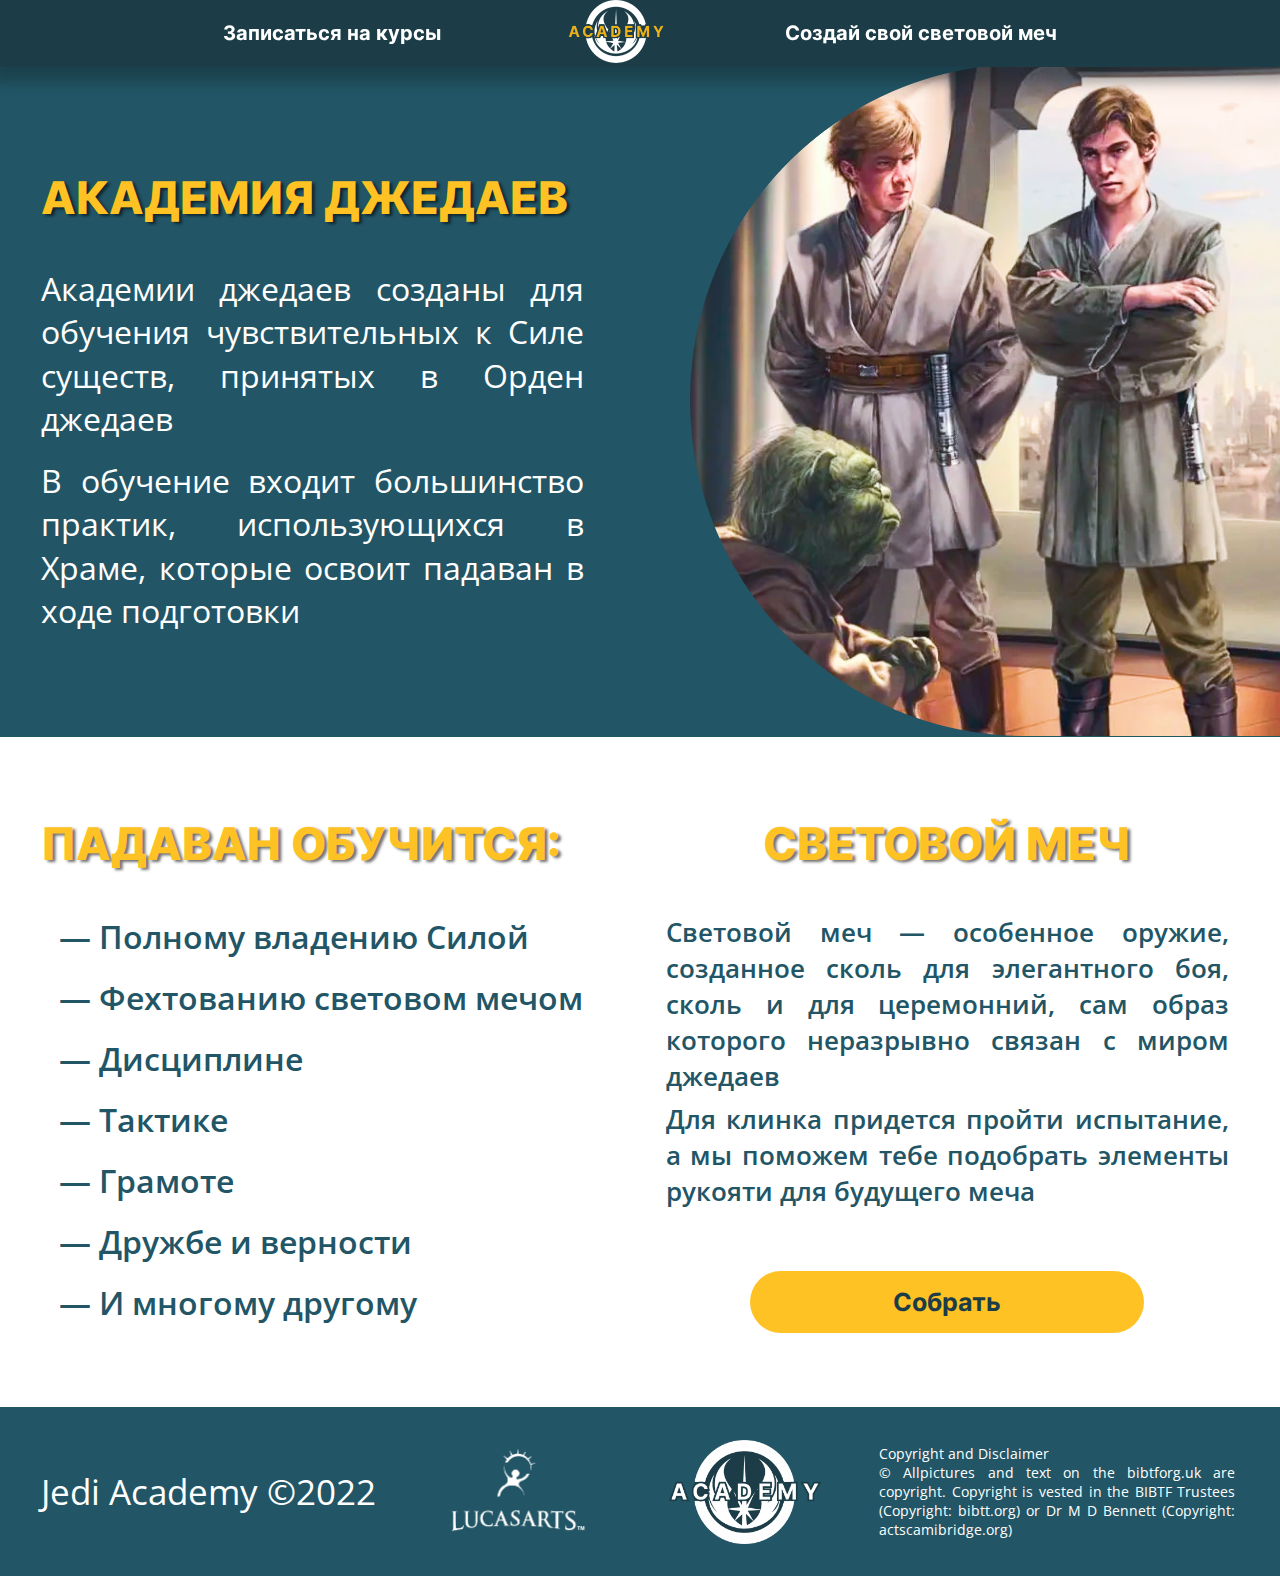
<file: pages/about-academy.html>
<!DOCTYPE html>
<html lang="en">
<head>
    <meta charset="UTF-8">
    <meta http-equiv="X-UA-Compatible" content="IE=edge">
    <meta name="viewport" content="width=device-width, initial-scale=1.0">
    <link rel="stylesheet" href="../css/style.css">
    <link rel="stylesheet" href="../css/about-academy.css">
    <link rel="shortcut icon" href="../img/logo-ico.svg" type="image/svg">
    <title>Курсы - Академия Джедаев</title>
</head>
<body>
    <!--header-->
    <header class="header js-header">
        <div class="menu">
            <a href="#" class="menu__link">Записаться на курсы</a>
            <a href="../index.html" target="_blank"><img src="../img/logo-main.png" alt="logo-jedi-academy"></a>
            <a href="saber-creator.html" target="_blank" class="menu__link snd">Создай свой световой меч</a>
        </div>
    </header>
    <script src="../scripts/main-scripts.js"></script>
    
    <!--main-->
    <div class="main">
        <div class="fake-header"></div>
        
        <section class="info">
            <div class="info__text">
                <h1 class="info__heading">Академия джедаев</h1>

                <p class="info__txt-normal">
                    Академии джедаев созданы для обучения чувствительных к Силе существ, принятых в Орден джедаев
                </p>
                
                <p class="info__txt-normal">
                    В обучение входит большинство практик, использующихся в Храме, которые освоит падаван в ходе подготовки
                </p>
            </div>
            
            <div class="info__img">
                <img src="../img/about-academy/info-img.png" alt="info-img">
            </div>
        </section>

        <section class="info">
            <div class="info__container">
                <div class="info__text">
                    <h2 class="info__heading">Падаван обучится:</h2>

                    <ul class="info__txt-normal">
                        <li>Полному владению Силой</li>
                        <li>Фехтованию световом мечом</li>
                        <li>Дисциплине</li>
                        <li>Тактике</li>
                        <li>Грамоте</li>
                        <li>Дружбе и верности</li>
                        <li>И многому другому</li>
                    </ul>
                    
                </div>

                <div class="info__text">
                    <h2 class="info__heading">Световой меч</h2>

                    <p class="info__txt-normal">
                        Световой меч — особенное оружие, созданное сколь 
                        для элегантного боя, сколь и для церемонний, 
                        сам образ которого неразрывно связан с миром джедаев
                    </p>

                    <p class="info__txt-normal">
                        Для клинка придется пройти испытание, 
                        а мы поможем тебе подобрать элементы рукояти для будущего меча
                    </p>

                    <form action="saber-creator.html" target="_blank" class="info__button">
                        <button class="button">
                            Собрать
                        </button>
                    </form>
                </div>
            </div>
        </section>
    </div>

    <!--footer-->
    <footer class="footer">
        <div class="footer__text">
            <span class="footer__txt-normal">Jedi Academy &#169;2022</span>
            <img src="../img/lucasarts.png" alt="LucasArts">
            <img src="../img/logo-footer.png" alt="logo-footer">
            <div class="footer__txt-normal">
                <span>Copyright and Disclaimer</span>
                <p>
                    &#169;  Allpictures and text on the bibtforg.uk are copyright.
                    Copyright is vested in the BIBTF Trustees (Copyright: bibtt.org)
                    or Dr M D Bennett (Copyright: actscamibridge.org)
                </p>
            </div>
        </div>
    </footer>
</body>
</html>
</file>
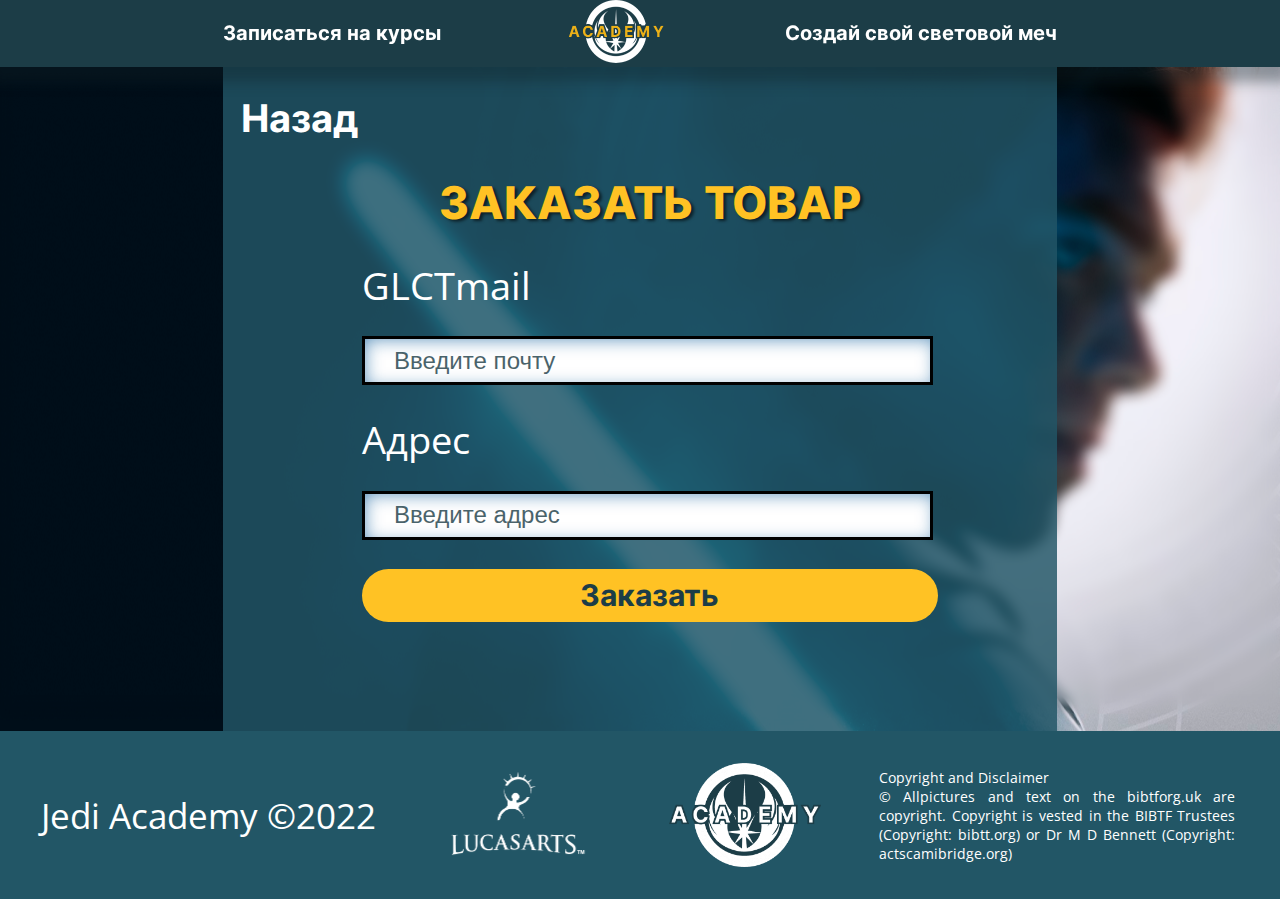
<file: pages/ordering.html>
<!DOCTYPE html>
<html lang="en">
<head>
    <meta charset="UTF-8">
    <meta http-equiv="X-UA-Compatible" content="IE=edge">
    <meta name="viewport" content="width=device-width, initial-scale=1.0">
    <link rel="stylesheet" href="../css/style.css">
    <link rel="stylesheet" href="../css/ordering.css">
    <link rel="shortcut icon" href="../img/logo-ico.svg" type="image/svg">
    <title>Оформление заказа - Академия Джедаев</title>
</head>
<body>
    <!--header-->
    <header class="header js-header">
        <div class="menu">
            <a href="pages/about-academy.html" class="menu__link"  target="_blank">Записаться на курсы</a>
            <a href="../index.html" target="_blank"><img src="../img/logo-main.png" alt="logo-jedi-academy"></a>
            <a href="saber-creator.html" class="menu__link snd" target="_blank">Создай свой световой меч</a>
        </div>
    </header>
    <script src="../scripts/main-scripts.js"></script>

    <!--main-->
    <div class="main">
        <div class="fake-header"></div>

        <section class="order">
            <div class="order__container">
                <a href="saber-creator.html" class="order__txt-normal absolute">Назад</a>
                <div class="order__text">
                    <h1 class="order__heading">Заказать товар</h1>
    
                    <form class="order__form">
                        <p class="order__txt-normal">GLCTmail</p>
                        <input type="email" name="user-email" required="required" class="order__input" placeholder="Введите почту">
                        <p class="order__txt-normal">Адрес</p>
                        <input type="email" name="user-email" required="required" class="order__input" placeholder="Введите адрес">
                        <form action="ordering.html" target="_blank" class="choice__button">
                            <button class="button">
                                Заказать
                            </button>
                        </form>
                    </form>
                </div>
            </div>
        </section>
    </div>

    <!--footer-->
    <footer class="footer">
        <div class="footer__text">
            <span class="footer__txt-normal">Jedi Academy &#169;2022</span>
            <img src="../img/lucasarts.png" alt="LucasArts">
            <img src="../img/logo-footer.png" alt="logo-footer">
            <div class="footer__txt-normal">
                <span>Copyright and Disclaimer</span>
                <p>
                    &#169;  Allpictures and text on the bibtforg.uk are copyright.
                    Copyright is vested in the BIBTF Trustees (Copyright: bibtt.org)
                    or Dr M D Bennett (Copyright: actscamibridge.org)
                </p>
            </div>
        </div>
    </footer>
</body>
</html>
</file>
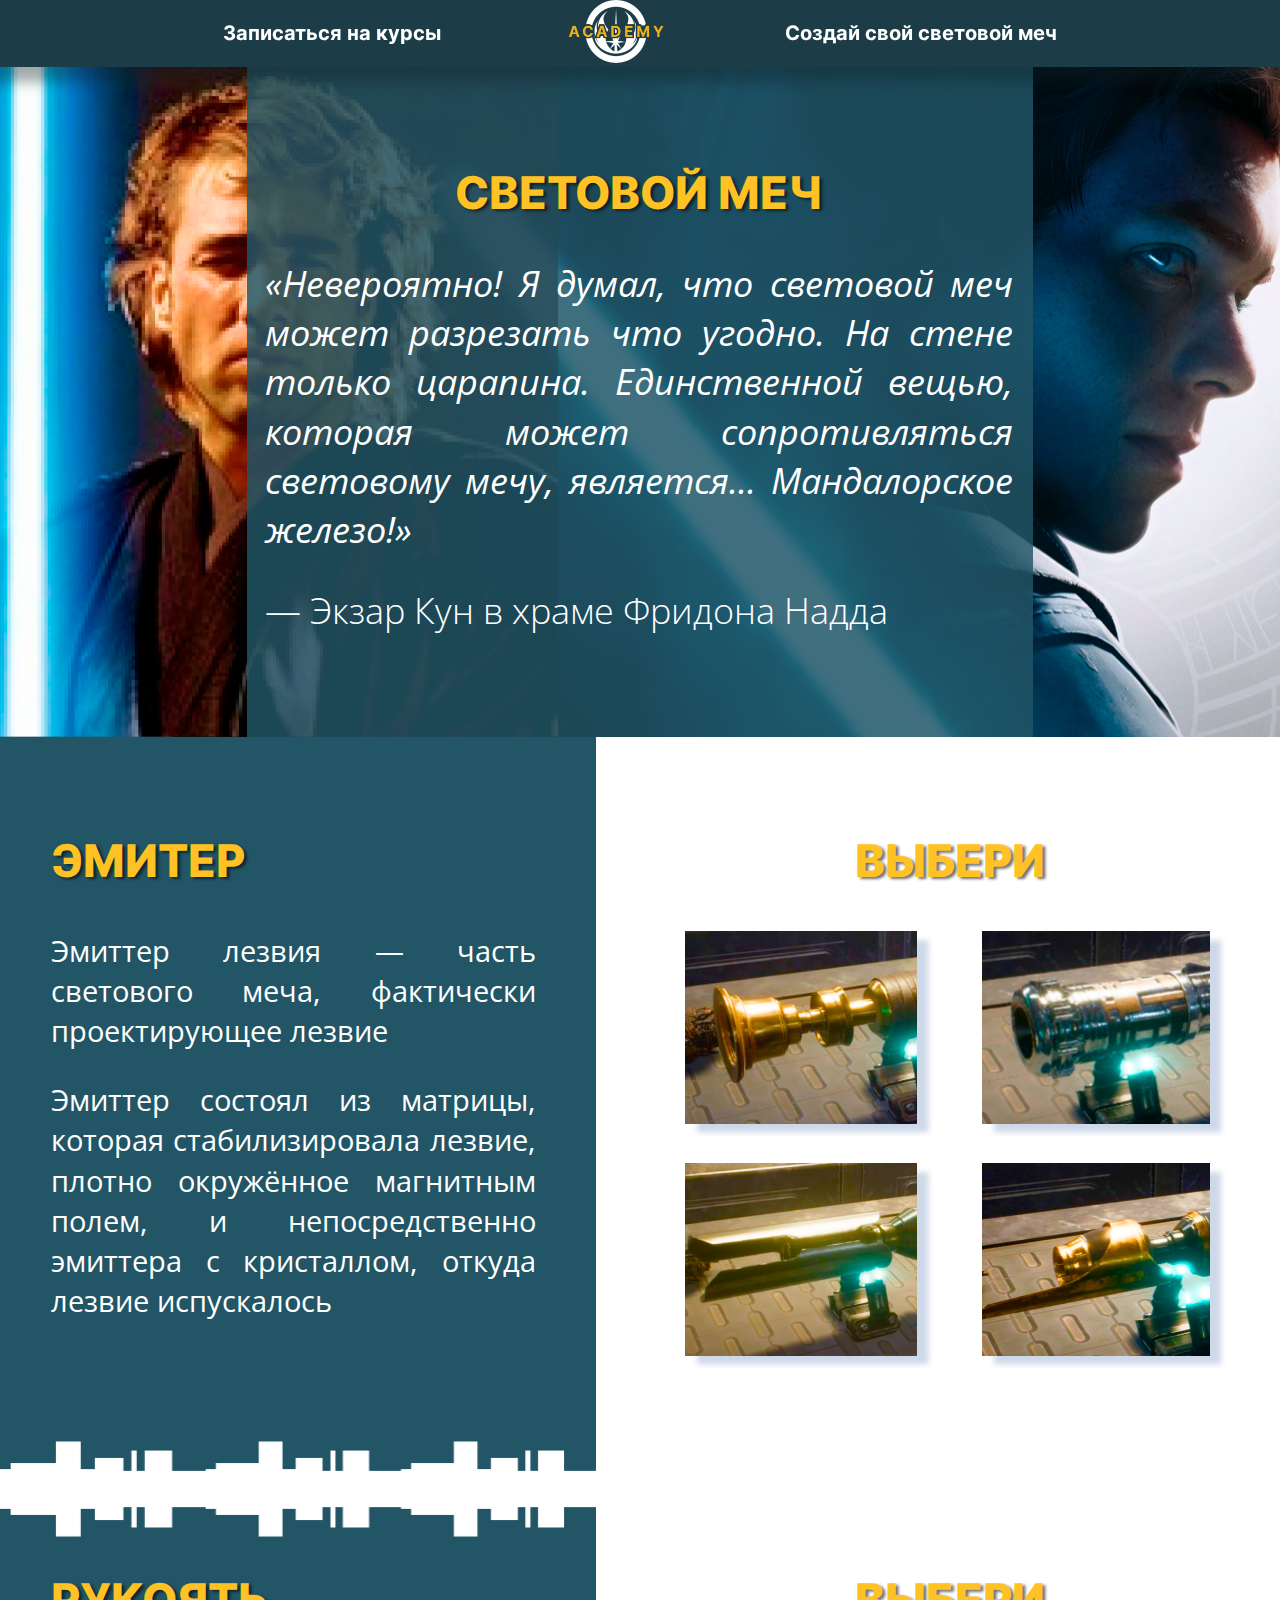
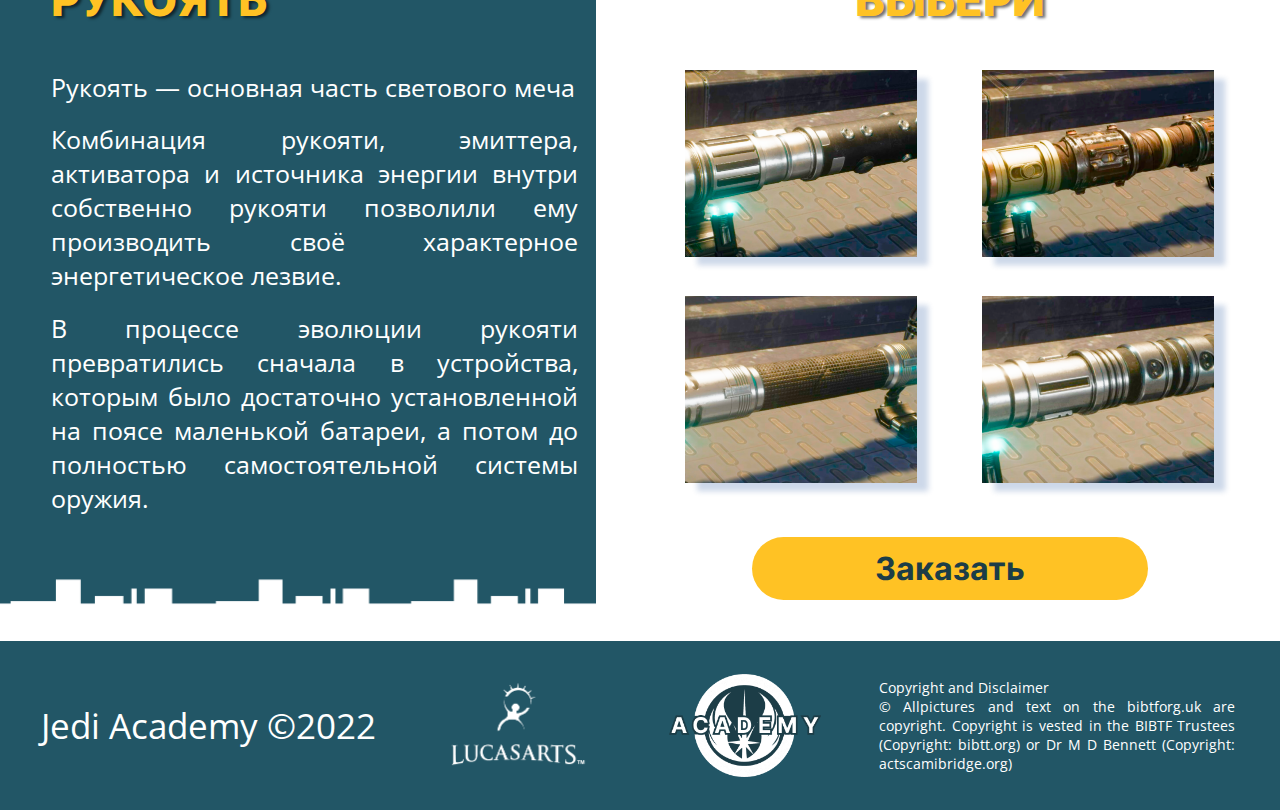
<file: pages/saber-creator.html>
<!DOCTYPE html>
<html lang="en">
<head>
    <meta charset="UTF-8">
    <meta http-equiv="X-UA-Compatible" content="IE=edge">
    <meta name="viewport" content="width=device-width, initial-scale=1.0">
    <link rel="stylesheet" href="../css/style.css">
    <link rel="stylesheet" href="../css/saber-creator.css">
    <link rel="shortcut icon" href="../img/logo-ico.svg" type="image/svg">
    <title>Собери меч - Академия Джедаев</title>
</head>
<body>
     <!--header-->
     <header class="header js-header">
        <div class="menu">
            <a href="#" class="menu__link"  target="_blank">Записаться на курсы</a>
            <a href="../index.html" target="_blank"><img src="../img/logo-main.png" alt="logo-jedi-academy"></a>
            <a href="#" class="menu__link snd">Создай свой световой меч</a>
        </div>
    </header>
    <script src="../scripts/main-scripts.js"></script>

    <!--main-->
    <div class="main">
        <div class="fake-header"></div>

        <section class="info">
            <div class="info__container">
                <div class="info__text">
                    <h1 class="info__heading">Световой меч</h1>
    
                    <p class="info__txt-normal">
                        «Невероятно! Я думал, что световой меч может разрезать 
                        что угодно. На стене только царапина. Единственной вещью,
                        которая может сопротивляться световому мечу, является... 
                        Мандалорское железо!»
                    </p>
                    
                    <span class="info__txt-normal">
                        — Экзар Кун в храме Фридона Надда
                    </span>
                </div>
            </div>
        </section>
        
        <section class="choice">
            <div class="choice__container">
                <div class="choice__text">
                    <h2 class="choice__heading">Эмитер</h2>

                    <p class="choice__txt-normal">
                        Эмиттер лезвия — часть светового меча, фактически проектирующее лезвие
                    </p>

                    <p class="choice__txt-normal">
                        Эмиттер состоял из матрицы, которая стабилизировала 
                        лезвие, плотно окружённое магнитным полем, и непосредственно 
                        эмиттера с кристаллом, откуда лезвие испускалось
                    </p>
                </div>
            </div>

            <div class="choice__cards">
                <h2 class="choice__heading">Выбери</h2>

                <div class="choice__variant">
                    <img src="../img/saber-creator/em-1.png" alt="emmiter" style="width: 18.13vw;">
                    <img src="../img/saber-creator/em-2.png" alt="emmiter" style="width: 17.85vw;">
                    <img src="../img/saber-creator/em-3.png" alt="emmiter" style="width: 18.13vw;">
                    <img src="../img/saber-creator/em-4.png" alt="emmiter" style="width: 17.85vw;">
                </div>
            </div>
        </section>

        <section class="choice">
            <div class="choice__container">
                <div class="choice__text">
                    <h2 class="choice__heading">Рукоять</h2>

                    <p class="choice__txt-normal">
                        Рукоять — основная часть светового меча
                    </p>

                    <p class="choice__txt-normal">
                        Комбинация рукояти, эмиттера, активатора 
                        и источника энергии внутри собственно рукояти позволили 
                        ему производить своё характерное энергетическое лезвие.
                    </p>

                    <p class="choice__txt-normal">
                        В процессе эволюции рукояти превратились сначала в устройства, 
                        которым было достаточно установленной на поясе маленькой батареи,
                        а потом до полностью самостоятельной системы оружия.
                    </p>
                </div>
            </div>

            <div class="choice__cards">
                <h2 class="choice__heading">Выбери</h2>

                <div class="choice__variant">
                    <img src="../img/saber-creator/hd-1.png" alt="handle">
                    <img src="../img/saber-creator/hd-2.png" alt="handle">
                    <img src="../img/saber-creator/hd-3.png" alt="handle">
                    <img src="../img/saber-creator/hd-4.png" alt="handle">
                </div>

                <form action="ordering.html" target="_blank" class="choice__button">
                    <button class="button">
                        Заказать
                    </button>
                </form>
            </div>
        </section>

    </div>

    <!--footer-->
    <footer class="footer">
        <div class="footer__text">
            <span class="footer__txt-normal">Jedi Academy &#169;2022</span>
            <img src="../img/lucasarts.png" alt="LucasArts">
            <img src="../img/logo-footer.png" alt="logo-footer">
            <div class="footer__txt-normal">
                <span>Copyright and Disclaimer</span>
                <p>
                    &#169;  Allpictures and text on the bibtforg.uk are copyright.
                    Copyright is vested in the BIBTF Trustees (Copyright: bibtt.org)
                    or Dr M D Bennett (Copyright: actscamibridge.org)
                </p>
            </div>
        </div>
    </footer>
</body>
</html>
</file>
<file: css/style.css>
@font-face {
    font-family: "Inter-Bold";
    src: url("fonts/Inter-Bold.ttf") format("truetype");
    font-style: normal; 
    font-weight: normal; 
} 

@font-face {
    font-family: "Inter-ExtraBold";
    src: url("fonts/Inter-ExtraBold.ttf") format("truetype");
    font-style: normal; 
    font-weight: normal; 
} 

@font-face {
    font-family: "Capture It";
    src: url("fonts/Capture-it.ttf") format("truetype");
    font-style: normal;
    font-weight: normal;
}

@font-face {
    font-family: "OpenSans-Regular";
    src: url("fonts/OpenSans-Regular.ttf") format("truetype");
    font-style: normal;
    font-weight: normal;
} 

@font-face {
    font-family: "OpenSans-Bold";
    src: url("fonts/OpenSans-Bold.ttf") format("truetype");
    font-style: normal;
    font-weight: normal;
}

@font-face {
  font-family: "OpenSans-SemiBold";
  src: url("fonts/OpenSans-SemiBold.ttf") format("truetype");
  font-style: normal;
  font-weight: normal;
} 

@font-face {
    font-family: "OpenSans-Light";
    src: url("fonts/OpenSans-Light.ttf") format("truetype");
    font-style: normal;
    font-weight: normal;
}

@font-face {
  font-family: "OpenSans-Italic";
  src: url("fonts/OpenSans-Italic.ttf") format("truetype");
  font-style: normal;
  font-weight: normal;
} 

@font-face {
    font-family: "OpenSans-MediumBoldItalic";
    src: url("fonts/OpenSans-MediumItalic.ttf") format("truetype");
    font-style: normal;
    font-weight: normal;
}

* {
  margin: 0;
}

*::selection {
  background-color: rgba(255, 194, 36, .5);
  color: #fff;
}

/*Header*/
.header {
    display: flex;
    position: fixed;
    z-index: 2;
    width: 100%;
    height: 5.2vw;
    transition: all .5s;
    background-color: #1C3D47;
    box-shadow: 0px 6px 12px 9px rgba(15, 34, 40, 0.379);
  }
  .hov {
    opacity: 0.4;
    transition: 1s;
  }
  .hov1 {
    opacity: 1;
    transition: 0.5s;
  }

  .header .menu {
    display: flex;
    justify-content: space-between;
    width: 65.23vw;
    margin: 0 auto;
    padding: 0% 5%;
    align-items: center;
  }
  
  .header .menu .menu__link{
    transition: .2s;
  }
  .header .menu .menu__link:hover {
    color: #FFC224;
  }
  .header .menu img{
    width: 7.97vw;
  }
  
  .main .fake-header {
    height: 5.2vw;
    background-color: #1C3D47;
  }

.menu__link{
    font-family: "Inter-Bold";
    font-size: 1.56vw;
    text-decoration: none;
    color: #fff;
}

.menuhide {
  opacity: 0;
}

/*Text*/
.info__heading, .contacts__heading, .choice__heading, .order__heading {
   font-family: "Inter-ExtraBold";
   font-size: 3.52vw;
   color: #FFC224;
   text-shadow: 0.23vw 0.16vw 0.23vw rgba(0, 0, 0, 0.56);
   text-transform: uppercase;
}

.slider__heading {
    font-family: "Capture It";
    font-size: 3.01vw;
    font-weight: lighter;
    color: #FFC224;
    text-shadow: 0.43vw 0.20vw 0.39vw rgba(0, 0, 0, 0.9); 
}

.slider__txt-normal {
    font-family: "OpenSans-Light";
    font-size: 1.88vw;
    text-align: justify;
    color: #fff;
    text-shadow: 0 0.16vw 0.16vw rgba(0, 0, 0, 0.25), 0.20vw 0.04vw 0.31vw #000000;
}

.info__txt-normal, .contacts__txt-normal, .footer__txt-normal, 
.choice__txt-normal, .order__txt-normal {
    font-family: "OpenSans-Regular";
    font-size: 2.50vw;
    text-align: justify;
    color: #225666;
}

.slider__blockquote {
    font-family: "OpenSans-MediumBoldItalic";
    font-size: 1.88vw;
    text-align: justify;
    color: #fff;
    text-shadow: 0 0.16vw 0.16vw rgba(0, 0, 0, 0.25), 0.20vw 0.04vw 0.31vw #000000;
}

.button {
    display: inline-block;
    background-color: #FFC224;
    border: none;
    border-radius: 4.41vw;
    color: #1C3D47;
    padding:  0.55vw 6.76vw;
    text-align: center;
    font-size: 1.95vw;
    font-family: "Inter-Bold";
    transition: all .2s;
}

.button:hover {
    background-color: #1C3D47;
    color: #FFC224;
    box-shadow: inset 0 0 0 0.31vw #FFC224;
    cursor: pointer;
}
.button:active {
    background-color: #1c3d479a;
    font-size: 1.7vw;
}

/*Footer*/
.footer{
    height: 13.16vw;
    padding: 0 3.48vw 0 3.20vw;
    background-color: #225666;
  }
  .footer__text{
    display: flex;
    justify-content: space-between;
    align-items: center;
    height: inherit;
  }
  .footer__txt-normal {
    font-size: 2.73vw;
    color: #fff;
  }
  .footer__txt-normal:nth-child(1) {
    text-align: unset;
  }
  .footer__text img{
    width: 13.24vw;
  }
  .footer__txt-normal:nth-child(4) {
    width: 27.85vw;
    font-size: 1.09vw;
  }
</file>
<file: css/about-academy.css>
/*Info 1*/
.main .info {
    display: flex;
    width: 100%;
    height: 52.38vw;
    background-color: #225666;
    justify-content: space-between;
    align-items: center;
  }
  .info .info__text {
    display: flex;
    flex-direction: column;
    width: 42.42vw;
    margin: 0 3.20vw;
  }
  .info .info__heading {
    line-height: 4.26vw;
    margin-bottom: 3.24vw;
  }
  .info .info__txt-normal {
    color:#fff;
    line-height: 3.40vw;
  }
  .info .info__text .info__txt-normal:nth-child(2) {
    margin-bottom: 1.37vw;
  }
  .info .info__img img {
    width: 46.12vw;
  }

/*Info 2*/
.main .info:nth-child(odd) {
  background-color: #fff;
}
.info:nth-child(odd) .info__container {
  display: flex;
}
.info:nth-child(odd) .info__txt-normal {
  color:#225666;
  font-family: "OpenSans-SemiBold";
  line-height: 3.40vw;
}
.info:nth-child(odd) .info__heading {
  margin: 2.90vw 0 3.9vw;
  line-height: 3.40vw;
}
.info:nth-child(odd) .info__text:nth-child(2) {
  width: 44vw;
  margin-right: auto;
}
.info:nth-child(odd) .info__text:nth-child(2) .info__heading {
  text-align: center;
}
.info:nth-child(odd) .info__txt-normal li {
  margin: 0 0 1.37vw 1.42vw;
  list-style-type:"— ";
}
.info:nth-child(odd) .info__text:nth-child(2) .info__txt-normal{
  text-align: justify;
  font-size: 2.07vw;
  line-height: 2.81vw;
  margin-bottom: 0.55vw;
}
.info__button {
  display: flex;
  justify-content: center;
  margin-top: 4.2vw;
}
.button {
  font-size: 1.95vw;
  padding: 1.25vw 11.17vw;
}
</file>
<file: css/ordering.css>
.main .order {
    display: flex;
    justify-content: center;
    height: 51.9vw;
    background-image: url(../img/ordering/bg-ordering.png);
    background-size:100%;
    background-repeat: no-repeat;
    background-color: #225666;
  }
.order__container {
    width: 65.23vw;
    height: 51.9vw;
    background-color: rgba(34, 86, 102, 0.83);
}
.order__text {
    margin: 8.57vw 9.37vw 9.84vw 10.90vw;
}

.order__heading {
    text-align: center;
    line-height: 4.26vw;
    margin-bottom: 2.27vw;
}
.order__txt-normal {
    color: #fff;
    font-size: 2.93vw;
    margin-bottom: 1.99vw;
}
.absolute {
    font-family: "Inter-Bold";
    margin: 2.27vw 0 0 1.48vw;
    position: absolute;
    z-index: 1;
    text-decoration: none;
    transition: all .2s;
}
.absolute:hover {
    cursor: pointer;
    text-shadow: rgb(225, 208, 140) 1px 0 10px;
    font-size: 3.2vw;
}
.absolute:active {
    font-size: 2.93vw;
}
.order__form {
    display: flex;
    flex-direction: column;
}
.order__input {
    width: 42.97vw;
    height: 2vw;
    border: 0.3vw solid;
    margin-bottom: 2.27vw;
    font-size: 1.88vw;
    padding: 0.66vw 0 0.70vw 1.13vw;
    -webkit-box-shadow: 0.20vw 0.23vw 1.40vw -0.27vw rgba(7, 90, 154, 0.7) inset;
    -moz-box-shadow: 0.20vw 0.23vw 1.40vw -0.27vw rgba(7, 90, 154, 0.7) inset;
    box-shadow: 0.20vw 0.23vw 1.40vw -0.27vw rgba(7, 90, 154, 0.7) inset;
}
.order__input::placeholder {
    color: #1C3D47;
    opacity: 0.8;
    padding: 0.66vw 0 0.70vw 1.13vw;
}
.choice__button {
    display: flex;
    align-items: center;
  }
  .button {
    font-size: 2.34vw;
    padding: 0.66vw 7.77vw;
  }
</file>
<file: css/saber-creator.css>
/*Info*/
.main .info {
    display: flex;
    justify-content: center;
    height: 52.4vw;
    background-image: url(../img/saber-creator/info-img.png);
    background-size: 100vw;
    background-repeat: no-repeat;
    background-color: #225666;
  }
.info__container {
    display: flex;
    width: 61.48vw;
    height: 52.38vw;
    background-color: rgba(34, 86, 102, 0.83);
    justify-content: space-between;
}
.info__text {
    margin: 7.8vw 1.60vw 8.16vw 1.48vw;
}
.info__heading {
    text-align: center;
    line-height: 4.26vw;
    margin-bottom: 3.01vw;
}
.info__txt-normal {
    color: #fff;
    font-family: "OpenSans-Italic";
    font-size: 2.81vw;
    line-height: 3.83vw;
    margin-bottom: 2.5vw;
}
.info__text .info__txt-normal:nth-child(3) {
    font-family: "OpenSans-Light";
}

/*Cards*/
.choice {
    display: flex;
    height: 58.75vw;
}
.choice__container{
    display: flex;
    flex-direction: column;
    background-image: url(../img/saber-creator/bg-choice-1.png);
    background-size: 46.60vw;
    background-repeat: no-repeat;
    width: 46.60vw
}
.choice__text {
    margin: 7.46vw 4.73vw 10.04vw 3.98vw;
}
.choice__heading {
    margin-bottom: 3.36vw;
}
.choice__txt-normal {
    color: #fff;
    font-size: 2.30vw;
    line-height: 3.13vw;
    text-align: justify;
    margin-bottom: 2.30vw;
}
.choice__cards {
    display: flex;
    flex-direction: column;
    width: 41.29vw;
    margin: 7.46vw 5.16vw 9.34vw 6.95vw;
}
.choice__cards .choice__heading {
    text-align: center;
}
.choice__variant {
    display: flex;
    flex-wrap: wrap;
    width: 41.29vw;
    row-gap: 3.05vw;
    column-gap: 5.04vw;
}
.choice__variant img {
    width: 18.13vw;
    transition: all .4s;
    -webkit-box-shadow: 0.94vw 0.70vw 0.43vw 0 rgba(27, 76, 156, 0.22);
    -moz-box-shadow: 0.94vw 0.70vw 0.43vw 0 rgba(27, 76, 156, 0.22);
    box-shadow: 0.94vw 0.70vw 0.43vw 0 rgba(27, 76, 156, 0.22);
}
.choice__variant img:hover {
    opacity: 0.5;
}
/*2nd Choice*/
.choice:nth-child(4) .choice__container{
    background-image: url(../img/saber-creator/bg-choice-2.png);
    background-size: 46.60vw;
    background-repeat: no-repeat;
    width: 46.60vw;
}
.choice:nth-child(4) .choice__txt-normal {
    font-size: 1.95vw;
    line-height: 2.66vw;
    margin-bottom: 1.41vw;
}
.choice:nth-child(4) .choice__text {
    margin: 6.48vw 1.41vw 10.04vw 3.98vw;
}
.choice:nth-child(4) .choice__cards {
    margin: 6.48vw 5.16vw 9.34vw 6.95vw;
}
.choice:nth-child(4) .choice__variant {
    width: 42.29vw;
}
.choice__button {
    display: flex;
    justify-content: center;
    margin-top: 4.2vw;
  }
  .button {
    font-size: 2.50vw;
    padding: 0.94vw 9.61vw;
  }
</file>
